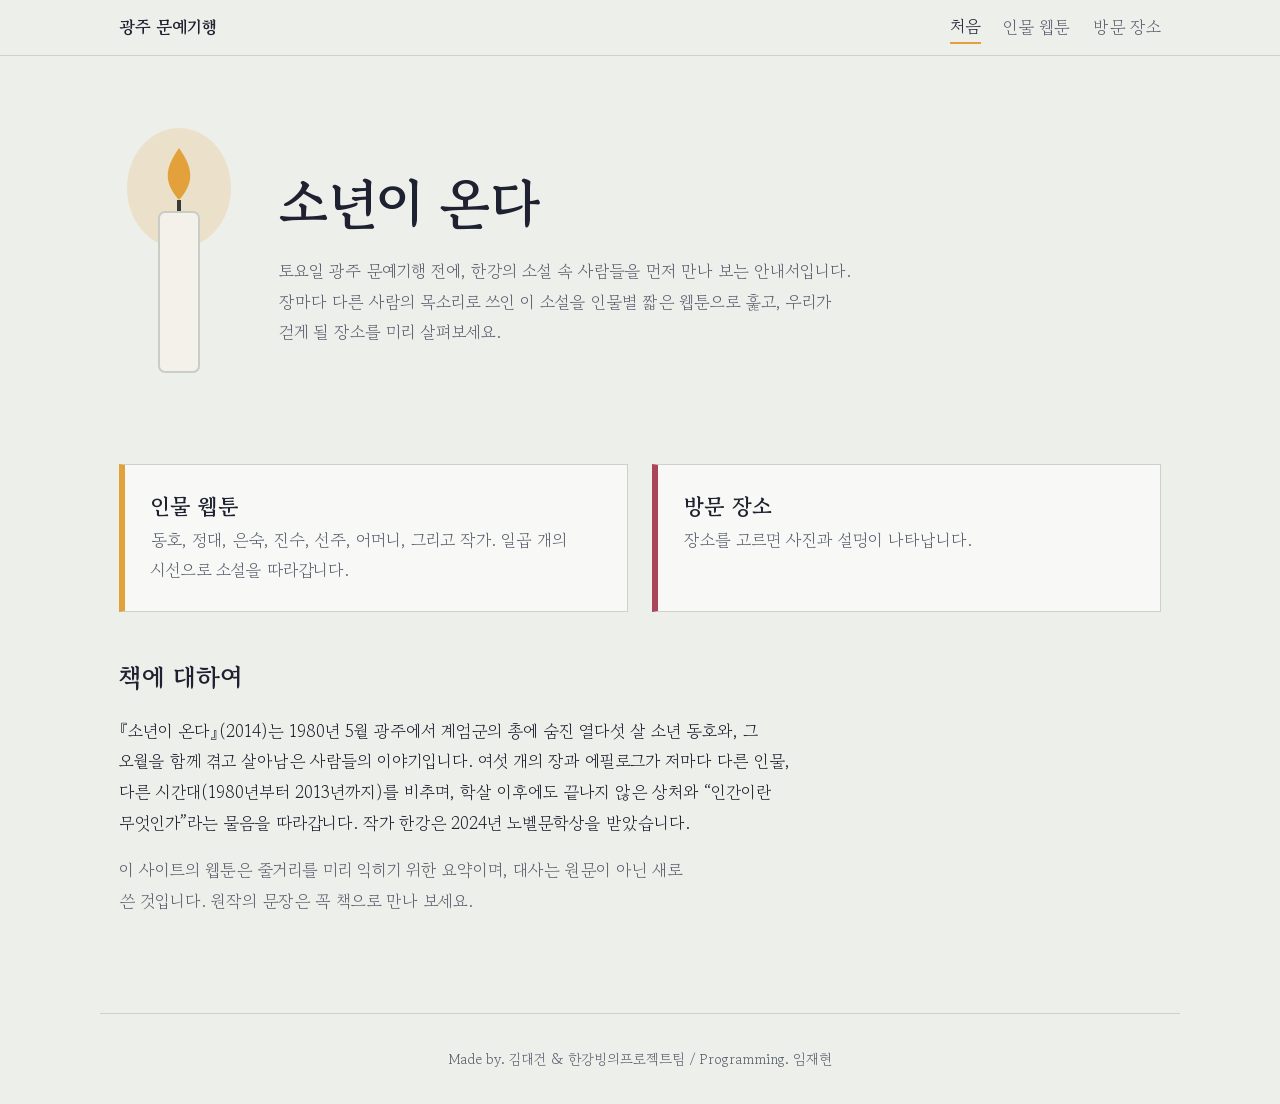
<file: index.html>
<!doctype html>
<html lang="ko">
<head>
<meta charset="utf-8">
<meta name="viewport" content="width=device-width, initial-scale=1, viewport-fit=cover">
<title>소년이 온다 · 광주 문예기행</title>
<link rel="preconnect" href="https://fonts.googleapis.com">
<link rel="preconnect" href="https://fonts.gstatic.com" crossorigin>
<link href="https://fonts.googleapis.com/css2?family=Gaegu:wght@400;700&family=Gowun+Batang:wght@400;700&display=swap" rel="stylesheet">
<link rel="stylesheet" href="style.css">
<script src="motion.js"></script>
</head>
<body>
<header class="top"><nav>
  <a class="brand" href="index.html">광주 문예기행</a>
  <a href="index.html" aria-current="page">처음</a>
  <a href="comic.html">인물 웹툰</a>
  <a href="places.html">방문 장소</a>
</nav></header>

<main>
  <section class="hero">
    <svg data-reveal class="hero-candle" viewBox="0 0 60 140" aria-hidden="true">
      <ellipse cx="30" cy="34" rx="26" ry="30" fill="#E3A13B" opacity=".18"/>
      <path class="flame" d="M30 14c7 10 8 17 0 26c-8-9-7-16 0-26z" fill="#E3A13B"/>
      <line x1="30" y1="40" x2="30" y2="46" stroke="#3a3a3a" stroke-width="2"/>
      <rect x="20" y="46" width="20" height="80" rx="3" fill="#F3F1EA" stroke="#C9CDC6"/>
    </svg>
    <div>
      <h1 data-reveal>소년이 온다</h1>
      <p data-reveal class="lede">토요일 광주 문예기행 전에, 한강의 소설 속 사람들을 먼저 만나 보는 안내서입니다. 장마다 다른 사람의 목소리로 쓰인 이 소설을 인물별 짧은 웹툰으로 훑고, 우리가 걷게 될 장소를 미리 살펴보세요.</p>
    </div>
  </section>

  <div class="entries">
    <a data-reveal class="entry" href="comic.html">
      <h2>인물 웹툰</h2>
      <p>동호, 정대, 은숙, 진수, 선주, 어머니, 그리고 작가. 일곱 개의 시선으로 소설을 따라갑니다.</p>
    </a>
    <a data-reveal class="entry" href="places.html">
      <h2>방문 장소</h2>
      <p>장소를 고르면 사진과 설명이 나타납니다.</p>
    </a>
  </div>

  <section data-reveal class="about">
    <h2>책에 대하여</h2>
    <p>『소년이 온다』(2014)는 1980년 5월 광주에서 계엄군의 총에 숨진 열다섯 살 소년 동호와, 그 오월을 함께 겪고 살아남은 사람들의 이야기입니다. 여섯 개의 장과 에필로그가 저마다 다른 인물, 다른 시간대(1980년부터 2013년까지)를 비추며, 학살 이후에도 끝나지 않은 상처와 “인간이란 무엇인가”라는 물음을 따라갑니다. 작가 한강은 2024년 노벨문학상을 받았습니다.</p>
    <p class="lede">이 사이트의 웹툰은 줄거리를 미리 익히기 위한 요약이며, 대사는 원문이 아닌 새로 쓴 것입니다. 원작의 문장은 꼭 책으로 만나 보세요.</p>
  </section>
</main>

<footer style="text-align: center; padding: 2rem 1.2rem; color: var(--muted); font-size: 0.9rem; border-top: 1px solid var(--line); max-width: 1080px; margin: 0 auto;">
  Made by. 김대건 &amp; 한강빙의프로젝트팀 / Programming. 임재현
</footer>

</body>
</html>
</file>
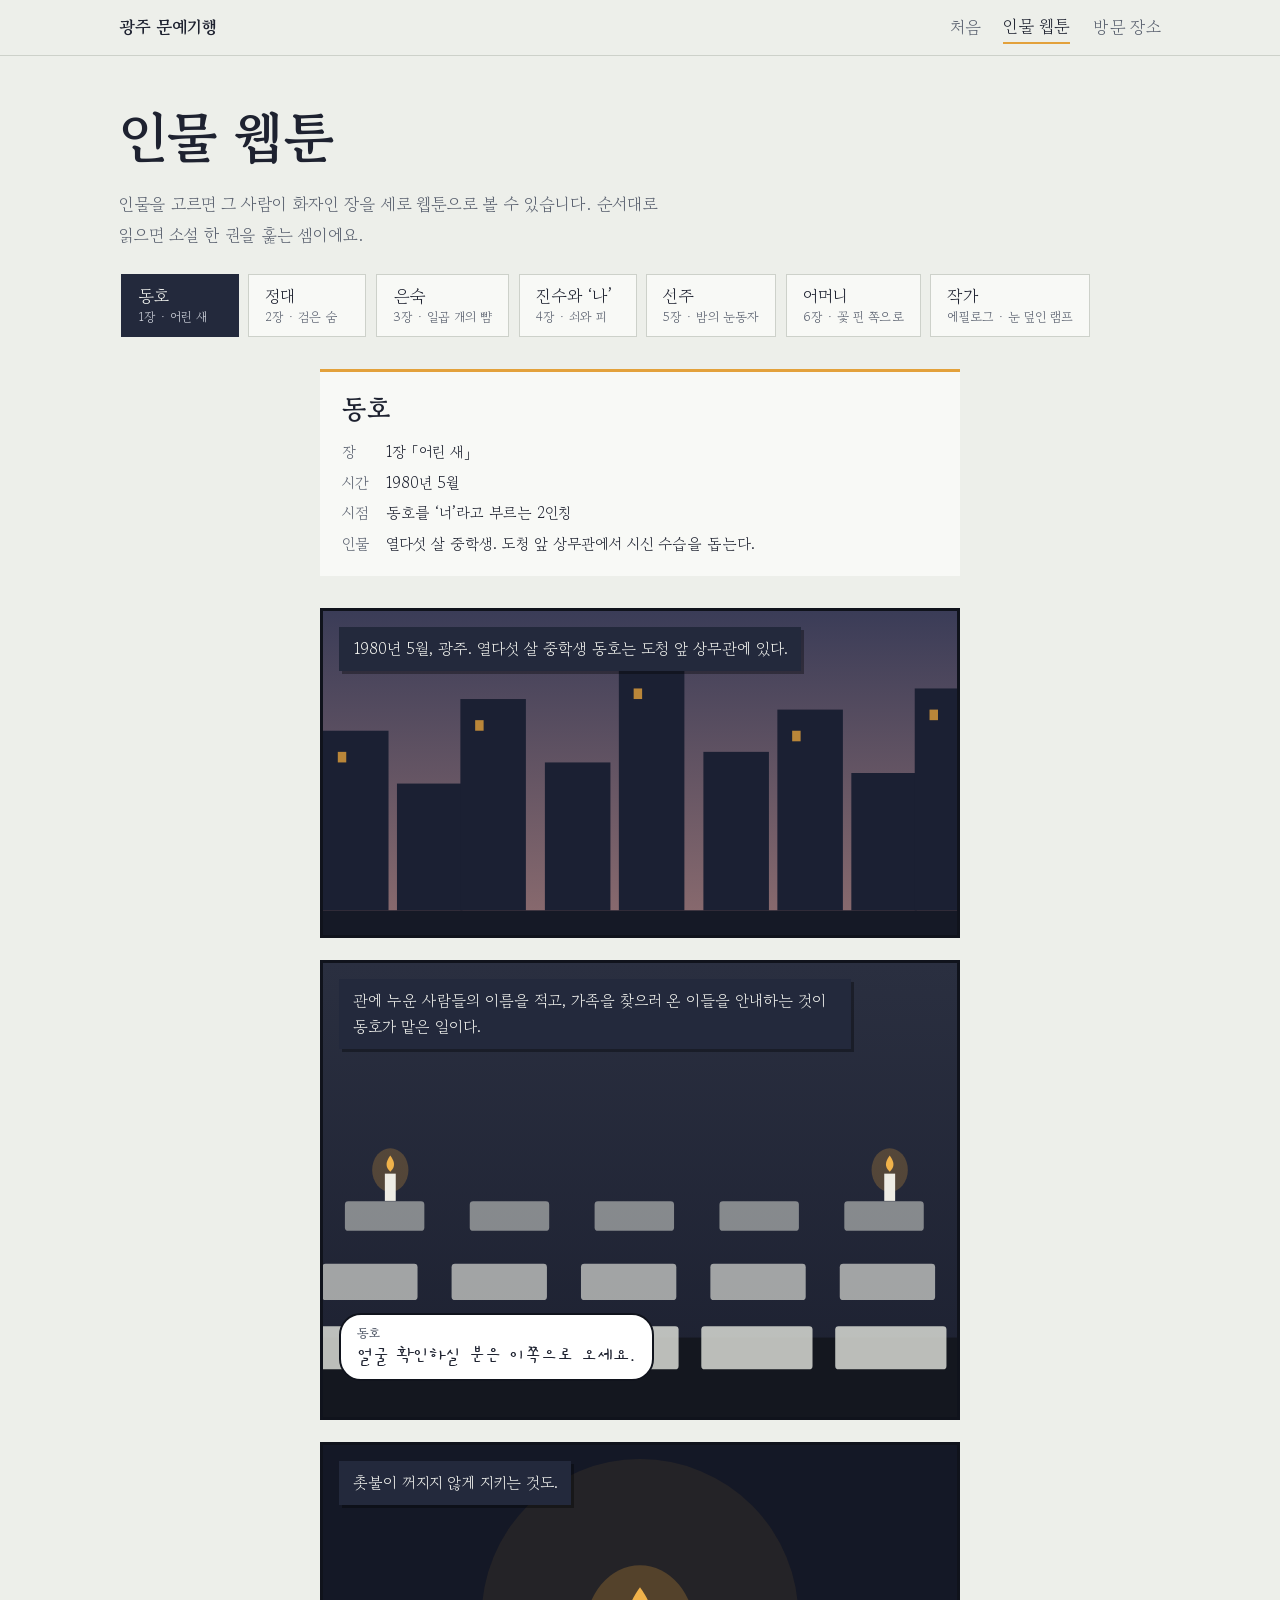
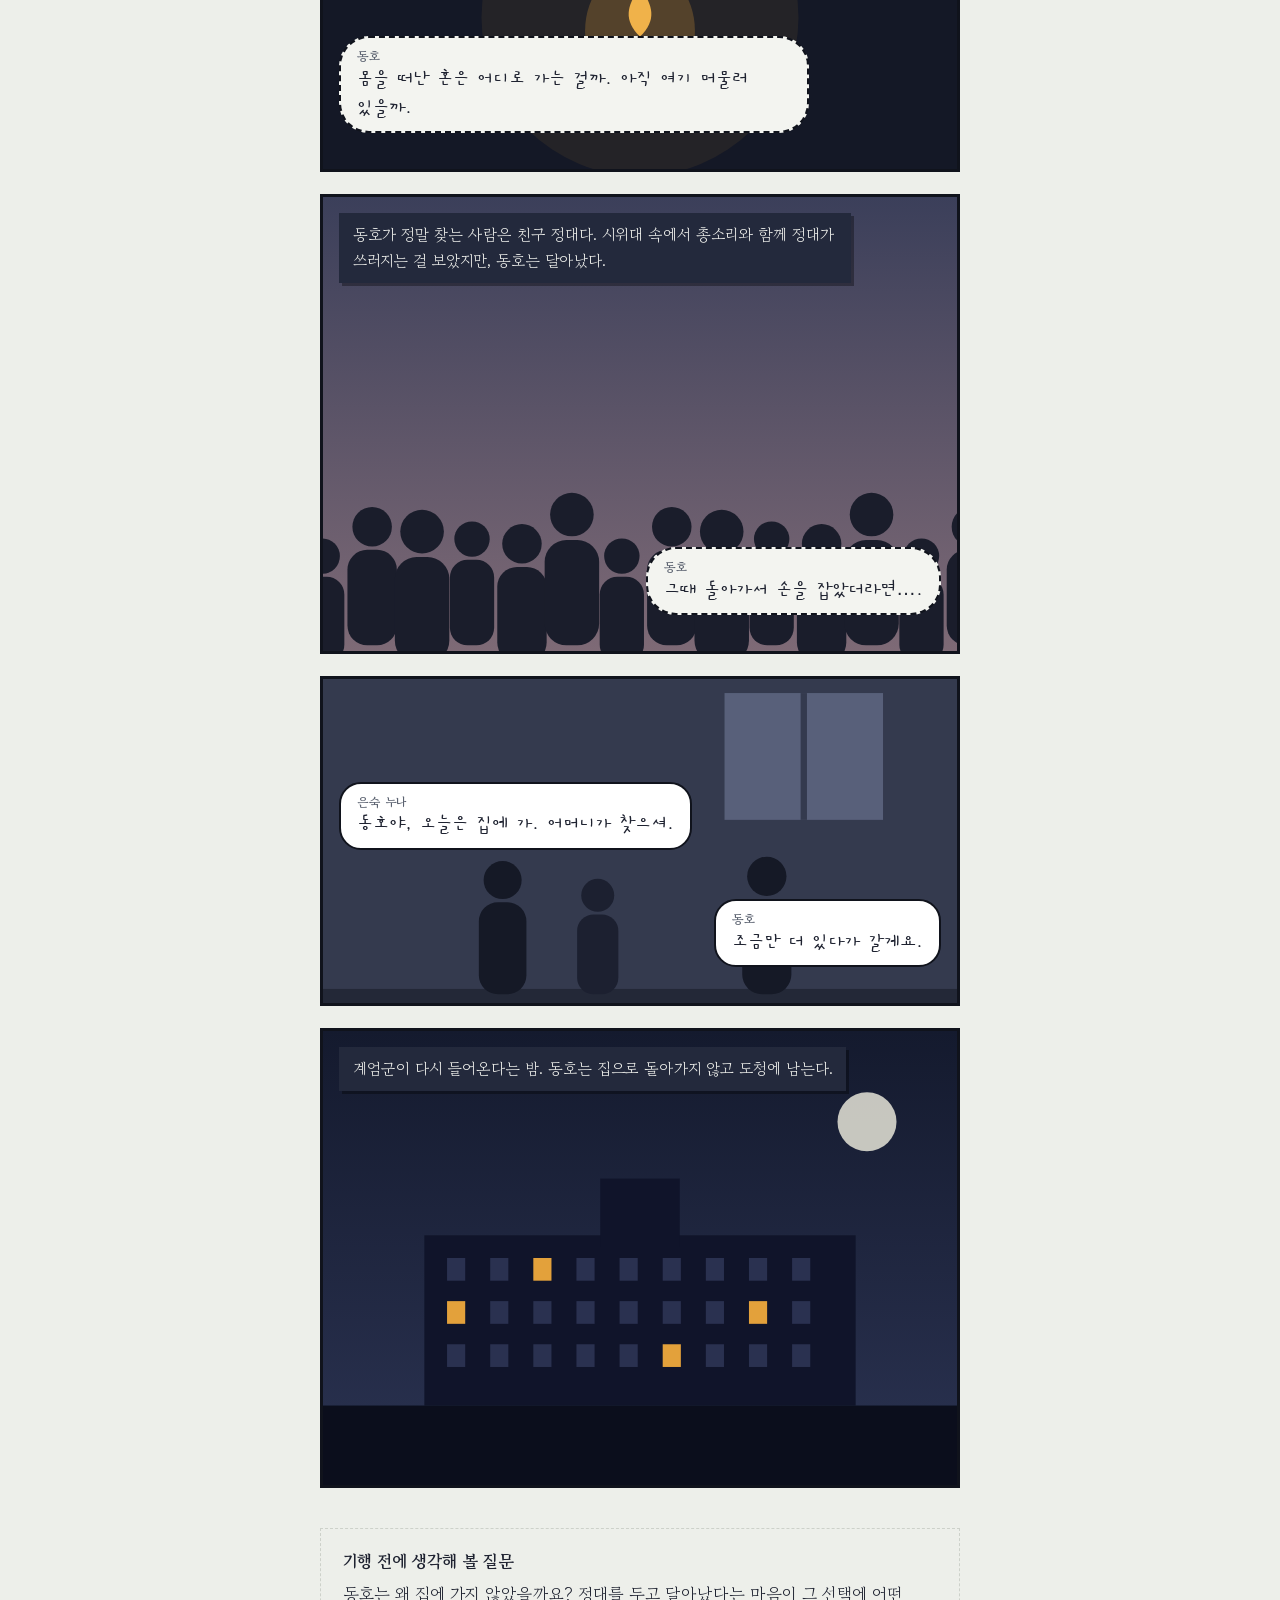
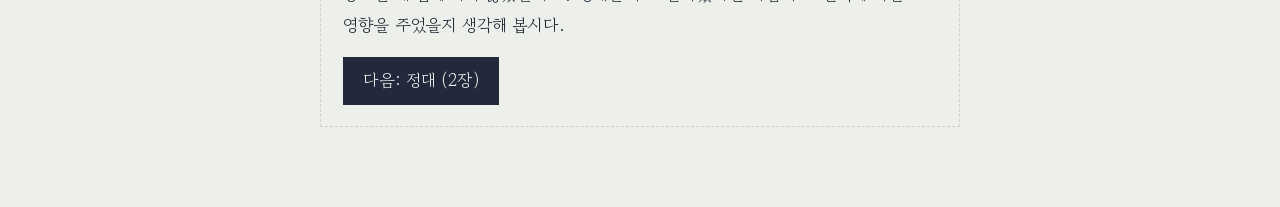
<file: comic.html>
<!doctype html>
<html lang="ko">
<head>
<meta charset="utf-8">
<meta name="viewport" content="width=device-width, initial-scale=1, viewport-fit=cover">
<title>인물 웹툰 · 소년이 온다</title>
<link rel="preconnect" href="https://fonts.googleapis.com">
<link rel="preconnect" href="https://fonts.gstatic.com" crossorigin>
<link href="https://fonts.googleapis.com/css2?family=Gaegu:wght@400;700&family=Gowun+Batang:wght@400;700&display=swap" rel="stylesheet">
<link rel="stylesheet" href="style.css">
<script src="motion.js"></script>
</head>
<body>
<header class="top"><nav>
  <a class="brand" href="index.html">광주 문예기행</a>
  <a href="index.html">처음</a>
  <a href="comic.html" aria-current="page">인물 웹툰</a>
  <a href="places.html">방문 장소</a>
</nav></header>

<main>
  <h1>인물 웹툰</h1>
  <p class="lede">인물을 고르면 그 사람이 화자인 장을 세로 웹툰으로 볼 수 있습니다. 순서대로 읽으면 소설 한 권을 훑는 셈이에요.</p>

  <div class="chapters" id="chapters" role="group" aria-label="인물 선택"></div>
  <section class="profile" id="profile" aria-live="polite"></section>
  <div class="strip" id="strip"></div>
  <section class="after" id="after"></section>
</main>

<script>
/* =========================================================
   1) 그림(장면) — 간단한 SVG 배경. 장면 이름으로 불러 씁니다.
   ========================================================= */
let uid = 0;
const id = () => 'g' + (++uid);
const svg = (inner, defs = '') =>
  `<svg viewBox="0 0 600 400" preserveAspectRatio="xMidYMid slice" aria-hidden="true"><defs>${defs}</defs>${inner}</svg>`;
const lin = (gid, a, b) =>
  `<linearGradient id="${gid}" x1="0" y1="0" x2="0" y2="1"><stop offset="0" stop-color="${a}"/><stop offset="1" stop-color="${b}"/></linearGradient>`;
const fig = (x, g, s = 1, c = '#141826') =>
  `<circle cx="${x}" cy="${g - 72 * s}" r="${12 * s}" fill="${c}"/><rect x="${x - 15 * s}" y="${g - 58 * s}" width="${30 * s}" height="${58 * s}" rx="${12 * s}" fill="${c}"/>`;
const candle = (x, y, s = 1) =>
  `<ellipse cx="${x}" cy="${y - 22 * s}" rx="${20 * s}" ry="${24 * s}" fill="#E3A13B" opacity=".25"/>` +
  `<path class="flame" d="M${x} ${y - 38 * s}c${5 * s} ${7 * s} ${6 * s} ${12 * s} 0 ${18 * s}c${-6 * s} ${-6 * s} ${-5 * s} ${-11 * s} 0 ${-18 * s}z" fill="#F0B24A"/>` +
  `<rect x="${x - 6 * s}" y="${y - 18 * s}" width="${12 * s}" height="${30 * s}" fill="#EEECE4"/>`;

const SCENES = {
  street(){ const g=id(); let b='';
    [[0,170],[70,120],[130,200],[210,140],[280,230],[360,150],[430,190],[500,130],[560,210]].forEach(([x,h])=>{
      b+=`<rect x="${x}" y="${330-h}" width="62" height="${h}" fill="#1B2033"/>`;
      if(h>150) b+=`<rect x="${x+14}" y="${350-h}" width="8" height="10" fill="#E3A13B" opacity=".8"/>`; });
    return svg(`<rect width="600" height="400" fill="url(#${g})"/>${b}<rect y="330" width="600" height="70" fill="#151926"/>`, lin(g,'#2E3554','#9A7473')); },
  hall(){ const g=id(); let c='';
    for(let r=0;r<3;r++) for(let i=0;i<5;i++){ const w=70+r*14, x=40+i*(110+r*4)-r*20, y=210+r*55;
      c+=`<rect x="${x}" y="${y}" width="${w}" height="${26+r*6}" rx="3" fill="#D9DBD4" opacity="${.55+r*.15}"/>`; }
    return svg(`<rect width="600" height="400" fill="url(#${g})"/><rect y="330" width="600" height="70" fill="#14171F"/>${c}${candle(80,200,.8)}${candle(520,200,.8)}`, lin(g,'#2A2F40','#1C2030')); },
  candle(){ return svg(`<rect width="600" height="400" fill="#141826"/><circle cx="300" cy="210" r="150" fill="#E3A13B" opacity=".08"/>${candle(300,280,2.6)}`); },
  crowd(){ const g=id(); let f='';
    for(let i=0;i<14;i++) f+=fig(20+i*44,(i%2?395:410),1.3+(i%3)*.15,'#1A1D2B');
    return svg(`<rect width="600" height="400" fill="url(#${g})"/>${f}`, lin(g,'#3B3F5A','#7E6A76')); },
  duo(){ return svg(`<rect width="600" height="400" fill="#343A4E"/><rect x="380" y="60" width="150" height="120" fill="#58607A"/><line x1="455" y1="60" x2="455" y2="180" stroke="#343A4E" stroke-width="6"/><rect y="340" width="600" height="60" fill="#232837"/>${fig(170,345,1.5,'#151926')}${fig(260,345,1.3,'#1C2030')}${fig(420,345,1.55,'#151926')}`); },
  building(){ const g=id(); let w='';
    for(let r=0;r<3;r++) for(let i=0;i<9;i++){ const lit=(r*9+i)%7===2;
      w+=`<rect x="${130+i*38}" y="${200+r*38}" width="16" height="20" fill="${lit?'#E3A13B':'#2A3150'}"/>`; }
    return svg(`<rect width="600" height="400" fill="url(#${g})"/><circle cx="500" cy="80" r="26" fill="#E6E4D8" opacity=".85"/><rect x="110" y="180" width="380" height="150" fill="#10142A"/><rect x="265" y="130" width="70" height="60" fill="#10142A"/>${w}<rect y="330" width="600" height="70" fill="#0B0E1C"/>`, lin(g,'#141A2E','#2B3352')); },
  soul(){ let o='';
    [[160,120,6],[420,90,4],[500,250,5],[90,300,3],[330,320,4],[250,60,3]].forEach(([x,y,r])=>o+=`<circle cx="${x}" cy="${y}" r="${r}" fill="#C9D4F0" opacity=".6"/>`);
    return svg(`<rect width="600" height="400" fill="#0F1322"/><circle cx="300" cy="200" r="90" fill="#9FB0E0" opacity=".08"/><circle cx="300" cy="200" r="46" fill="#C9D4F0" opacity=".18"/>${o}`); },
  pile(){ const g=id();
    return svg(`<rect width="600" height="400" fill="url(#${g})"/><ellipse cx="300" cy="380" rx="360" ry="70" fill="#1A1721"/><ellipse cx="260" cy="330" rx="150" ry="40" fill="#14111A"/><ellipse cx="360" cy="315" rx="110" ry="30" fill="#1D1824"/><line x1="500" y1="330" x2="500" y2="170" stroke="#14111A" stroke-width="10"/><circle cx="500" cy="160" r="50" fill="#14111A" opacity=".85"/>`, lin(g,'#4A4256','#1E1B26')); },
  fire(){ const g=id();
    return svg(`<rect width="600" height="400" fill="url(#${g})"/><ellipse cx="300" cy="150" rx="140" ry="50" fill="#5A5560" opacity=".5"/><ellipse cx="360" cy="100" rx="110" ry="35" fill="#5A5560" opacity=".35"/><rect y="350" width="600" height="50" fill="#0F0D12"/>`, lin(g,'#120F18','#B5582E')); },
  office(){ return svg(`<rect width="600" height="400" fill="#3C4150"/><rect y="270" width="600" height="130" fill="#5A4636"/><rect x="200" y="215" width="200" height="70" fill="#F2F1EC" transform="rotate(-4 300 250)"/><g transform="rotate(-4 300 250)"><rect x="215" y="228" width="120" height="8" fill="#111"/><rect x="215" y="246" width="160" height="8" fill="#111"/><rect x="215" y="264" width="90" height="8" fill="#111"/></g><line x1="470" y1="270" x2="470" y2="150" stroke="#222" stroke-width="6"/><path d="M440 150h60l-10-30h-40z" fill="#222"/><ellipse cx="470" cy="200" rx="90" ry="60" fill="#E3A13B" opacity=".12"/>`); },
  interrog(){ return svg(`<rect width="600" height="400" fill="#15171F"/><line x1="300" y1="0" x2="300" y2="70" stroke="#444" stroke-width="3"/><path d="M280 70h40l120 330H160z" fill="#E8E2C8" opacity=".14"/><path d="M280 70h40l-6-14h-28z" fill="#555"/>${fig(300,360,1.6,'#0A0B10')}<rect y="360" width="600" height="40" fill="#0D0E14"/>`); },
  stage(){ return svg(`<rect width="600" height="400" fill="#121420"/><path d="M0 0h130c-20 140-10 280 0 400H0z" fill="#5A2A33"/><path d="M600 0H470c20 140 10 280 0 400h130z" fill="#5A2A33"/><ellipse cx="300" cy="350" rx="170" ry="30" fill="#F2E7C9" opacity=".22"/><path d="M250 0h100l60 350H190z" fill="#F2E7C9" opacity=".07"/>${fig(250,350,1.5,'#06070C')}${fig(350,350,1.5,'#06070C')}`); },
  bars(){ let b=''; for(let x=20;x<600;x+=48) b+=`<rect x="${x}" y="0" width="10" height="400" fill="#22252E"/>`;
    return svg(`<rect width="600" height="400" fill="#474D5A"/><rect y="320" width="600" height="80" fill="#363B46"/>${fig(330,330,1.3,'#1A1D25')}${b}`); },
  tape(){ return svg(`<rect width="600" height="400" fill="#2E3342"/><rect y="290" width="600" height="110" fill="#4A3A2E"/><rect x="170" y="190" width="260" height="120" rx="10" fill="#1A1C24"/><rect x="200" y="210" width="200" height="60" rx="4" fill="#C9CBC2"/><circle cx="250" cy="240" r="18" fill="#1A1C24"/><circle cx="350" cy="240" r="18" fill="#1A1C24"/><circle cx="410" cy="292" r="5" fill="#C0392B"/>`); },
  factory(){ let m=''; for(let r=0;r<2;r++) for(let i=0;i<5;i++){ const x=40+i*115, y=220+r*80;
      m+=`<rect x="${x}" y="${y}" width="80" height="14" fill="#1E2230"/><path d="M${x+10} ${y}v-30h50v12h-10v18z" fill="#2B3040"/>`; }
    let l=''; for(let i=0;i<4;i++) l+=`<circle cx="${90+i*140}" cy="60" r="8" fill="#F2E3B0"/><circle cx="${90+i*140}" cy="60" r="40" fill="#F2E3B0" opacity=".08"/>`;
    return svg(`<rect width="600" height="400" fill="#3A3F4C"/>${l}${m}`); },
  house(){ const g=id();
    return svg(`<rect width="600" height="400" fill="url(#${g})"/><rect y="320" width="600" height="80" fill="#3A3428"/><path d="M180 200h240l-30-50H210z" fill="#2C2A30"/><rect x="200" y="200" width="200" height="120" fill="#6E6152"/><rect x="250" y="235" width="40" height="40" fill="#E3A13B" opacity=".9"/><rect x="320" y="245" width="40" height="75" fill="#3E352C"/><line x1="480" y1="320" x2="480" y2="190" stroke="#2C2A30" stroke-width="8"/><circle cx="480" cy="180" r="45" fill="#3E4A34"/><circle cx="470" cy="170" r="6" fill="#D97A2B"/><circle cx="495" cy="190" r="6" fill="#D97A2B"/>`, lin(g,'#6E7C99','#D7B9A0')); },
  flower(){ const g=id(); let f='';
    for(let i=0;i<40;i++){ const x=(i*73)%600, y=290+(i*37)%100, c=i%3?'#C25B74':'#EBC94A';
      f+=`<circle cx="${x}" cy="${y}" r="${5+(i%3)}" fill="${c}"/>`; }
    return svg(`<rect width="600" height="400" fill="url(#${g})"/><circle cx="470" cy="90" r="40" fill="#F6E3A3"/><path d="M0 280q150-60 300-10t300-20v150H0z" fill="#8FA67E"/>${f}`, lin(g,'#BFD3DE','#EDE6D6')); },
  snow(){ const g=id(); let s='';
    for(let i=0;i<60;i++) s+=`<circle cx="${(i*97)%600}" cy="${(i*53)%400}" r="${1.5+(i%3)}" fill="#fff" opacity=".85"/>`;
    return svg(`<rect width="600" height="400" fill="url(#${g})"/><ellipse cx="160" cy="350" rx="90" ry="34" fill="#F6F7F9"/><ellipse cx="440" cy="360" rx="90" ry="30" fill="#F6F7F9"/><rect x="285" y="270" width="30" height="70" fill="#6A6F7A"/>${candle(300,360,1.3)}${s}`, lin(g,'#8A94A6','#E6EAF0')); }
};

/* =========================================================
   2) 인물·장 데이터 — 여기 내용을 고치면 웹툰이 바뀝니다.
      h: 칸 높이(s/m/l), narr: 해설, bubbles: 말풍선
      think:true → 속마음(점선), r:true → 오른쪽 정렬
      ※ 대사는 원작 문장이 아니라 줄거리 요약용으로 새로 쓴 것입니다.
   ========================================================= */
const CHAPTERS = [
 { id:'dongho', no:'1장', title:'어린 새', name:'동호', when:'1980년 5월', voice:'동호를 ‘너’라고 부르는 2인칭',
   profile:'열다섯 살 중학생. 도청 앞 상무관에서 시신 수습을 돕는다.',
   panels:[
    {scene:'street', h:'m', narr:'1980년 5월, 광주. 열다섯 살 중학생 동호는 도청 앞 상무관에 있다.'},
    {scene:'hall', h:'l', narr:'관에 누운 사람들의 이름을 적고, 가족을 찾으러 온 이들을 안내하는 것이 동호가 맡은 일이다.',
      bubbles:[{who:'동호', t:'얼굴 확인하실 분은 이쪽으로 오세요.'}]},
    {scene:'candle', h:'m', narr:'촛불이 꺼지지 않게 지키는 것도.',
      bubbles:[{who:'동호', t:'몸을 떠난 혼은 어디로 가는 걸까. 아직 여기 머물러 있을까.', think:true}]},
    {scene:'crowd', h:'l', narr:'동호가 정말 찾는 사람은 친구 정대다. 시위대 속에서 총소리와 함께 정대가 쓰러지는 걸 보았지만, 동호는 달아났다.',
      bubbles:[{who:'동호', t:'그때 돌아가서 손을 잡았더라면….', think:true, r:true}]},
    {scene:'duo', h:'m', bubbles:[{who:'은숙 누나', t:'동호야, 오늘은 집에 가. 어머니가 찾으셔.'},{who:'동호', t:'조금만 더 있다가 갈게요.', r:true}]},
    {scene:'building', h:'l', narr:'계엄군이 다시 들어온다는 밤. 동호는 집으로 돌아가지 않고 도청에 남는다.'}
   ],
   q:'동호는 왜 집에 가지 않았을까요? 정대를 두고 달아났다는 마음이 그 선택에 어떤 영향을 주었을지 생각해 봅시다.' },

 { id:'jeongdae', no:'2장', title:'검은 숨', name:'정대', when:'1980년 5월', voice:'죽은 정대의 혼이 말하는 1인칭',
   profile:'동호의 친구. 시위 도중 총에 맞아 숨졌다. 공장에 다니며 자신을 공부시킨 누나 정미가 있다.',
   panels:[
    {scene:'soul', h:'m', narr:'나는 정대. 아니, 정대였던 혼이다.'},
    {scene:'pile', h:'l', narr:'내 몸은 이름 모를 다른 몸들과 함께 어딘가에 쌓여 있다. 나는 그 곁을 떠나지 못한다.'},
    {scene:'soul', h:'s', bubbles:[{who:'정대', t:'누나는 무사할까. 누나를 찾고 싶은데.', think:true}]},
    {scene:'fire', h:'l', narr:'며칠 뒤 군인들이 몸들을 태운다. 몸이 사라지자, 붙들고 있던 자리도 사라진다.'},
    {scene:'soul', h:'m', bubbles:[{who:'정대', t:'누가 나를 죽였을까. 그리고… 왜.', think:true, r:true}]},
    {scene:'building', h:'m', narr:'어느 새벽, 먼 곳에서 무언가 툭 끊어지는 느낌이 전해진다. 동호였다.'}
   ],
   q:'작가는 왜 죽은 사람의 혼에게 목소리를 주었을까요? 산 사람이 말할 수 없는 무엇을 이 장이 말하고 있나요?' },

 { id:'eunsook', no:'3장', title:'일곱 개의 뺨', name:'은숙', when:'1985년', voice:'은숙을 따라가는 3인칭',
   profile:'1980년 상무관에서 동호와 함께 일했던 고등학생. 5년 뒤 출판사 편집자가 되었다.',
   panels:[
    {scene:'office', h:'m', narr:'1985년, 서울. 은숙은 작은 출판사에서 일한다.'},
    {scene:'office', h:'m', narr:'검열에 넘겼던 원고가 돌아왔다. 문장 곳곳이 먹줄로 지워져 있다.',
      bubbles:[{who:'은숙', t:'지워진 줄 아래 무엇이 있었는지, 나는 안다.', think:true}]},
    {scene:'interrog', h:'l', narr:'경찰서에 불려 가 원고를 쓴 사람의 행방을 추궁당하며, 은숙은 뺨을 일곱 번 맞았다.',
      bubbles:[{who:'은숙', t:'하루에 한 대씩 잊자. 일곱 날이면 다 잊을 수 있어.', think:true}]},
    {scene:'candle', h:'s', narr:'그러나 잊으려 할수록 그해 오월, 집에 가라는 말에 고개를 젓던 소년이 떠오른다.'},
    {scene:'stage', h:'l', narr:'그 원고로 만든 연극이 무대에 오른다. 검열로 지워진 대사 자리에서, 배우들은 소리 없이 입술만 움직인다.',
      bubbles:[{who:'은숙', t:'들리지 않아도, 나는 모두 알아들을 수 있다.', think:true, r:true}]}
   ],
   q:'‘지워진 대사’를 입 모양으로만 말하는 장면은 무엇을 상징할까요?' },

 { id:'jinsu', no:'4장', title:'쇠와 피', name:'진수와 ‘나’', when:'1990년', voice:'살아남은 ‘나’의 1인칭 증언',
   profile:'마지막 밤 도청에 남았던 청년들. ‘나’는 함께 붙잡혀 고문을 겪은 진수 형을 기억한다.',
   panels:[
    {scene:'tape', h:'s', narr:'1990년. 누군가 ‘나’에게 그날의 일을 증언해 달라고 찾아온다.'},
    {scene:'building', h:'l', narr:'마지막 밤, 도청. 총을 든 이들 중에는 중학생, 고등학생도 있었다.',
      bubbles:[{who:'진수 형', t:'새벽에 군인들이 들어오면, 총 내려놓고 손 들고 나가. 그래야 살아.'}]},
    {scene:'street', h:'m', narr:'아이들은 그 말대로 했다. 그리고 살아남지 못했다.'},
    {scene:'bars', h:'l', narr:'살아남은 사람들은 감옥으로 끌려갔다. 굶주림과 고문 속에서, 사람은 자신이 무엇인지를 묻게 된다.',
      bubbles:[{who:'나', t:'인간이란 대체 무엇일까.', think:true}]},
    {scene:'bars', h:'s', narr:'풀려난 뒤에도 진수 형은 그 시간을 벗어나지 못했고, 끝내 스스로 세상을 떠났다.'},
    {scene:'tape', h:'m', bubbles:[{who:'나', t:'증언이요? …저는 아직 그 밤 안에 살고 있습니다.', r:true}]}
   ],
   q:'살아남은 사람의 고통은 왜 ‘끝나지 않는’ 것일까요? 이 장의 제목 ‘쇠와 피’가 가리키는 것을 찾아봅시다.' },

 { id:'seonju', no:'5장', title:'밤의 눈동자', name:'선주', when:'2002년', voice:'선주를 ‘당신’이라 부르는 2인칭',
   profile:'공장에서 일하며 노동운동을 했던 여성. 1980년 상무관에서 동호, 은숙과 함께 있었다.',
   panels:[
    {scene:'tape', h:'m', narr:'2002년. 연구자 윤이 선주에게 녹음기를 보낸다. 그해 오월을 증언해 달라고.'},
    {scene:'office', h:'s', bubbles:[{who:'선주', t:'말할 수 있을까. 아무에게도 말하지 않고 이십 년을 살았는데.', think:true}]},
    {scene:'factory', h:'m', narr:'젊은 시절 선주는 공장에서 일하며 노동조합 활동을 했다. 그 경험이 선주를 오월의 거리로 이끌었다.'},
    {scene:'hall', h:'m', narr:'그해 오월, 선주는 상무관에서 동호와 함께 죽은 이들을 돌보았다.'},
    {scene:'bars', h:'l', narr:'붙잡힌 뒤 겪은 일들은 말로 옮길 수 없는 상처가 되어 몸에 남았다.'},
    {scene:'soul', h:'m', narr:'선주는 녹음기 앞에서 오래 망설인다. 그 침묵 또한 증언의 일부다.'}
   ],
   q:'증언을 망설이는 선주의 침묵을 우리는 어떻게 들어야 할까요? 기록으로 남는 것과 남지 못하는 것의 차이를 생각해 봅시다.' },

 { id:'mother', no:'6장', title:'꽃 핀 쪽으로', name:'어머니', when:'2010년', voice:'동호에게 말을 건네는 어머니의 1인칭(전라도 말)',
   profile:'동호의 어머니. 막내아들을 잃은 뒤 30년을 견뎌 왔다.',
   panels:[
    {scene:'house', h:'m', narr:'2010년. 동호의 어머니가 세상에 없는 막내에게 말을 건다.'},
    {scene:'duo', h:'m', bubbles:[{who:'어머니', t:'그날 니 데리러 갔을 때, 억지로라도 손 잡고 끌고 왔어야 했는디.'}]},
    {scene:'crowd', h:'l', narr:'아들을 잃은 뒤 어머니는 다른 유가족들과 함께 거리로 나섰다. 진실을 밝히라고 외치며.'},
    {scene:'flower', h:'l', narr:'어머니가 가장 자주 떠올리는 건 어린 동호의 작은 손이다. 동호는 늘 햇빛 비치고 꽃이 핀 쪽으로 엄마 손을 잡아끌었다.'},
    {scene:'flower', h:'s', bubbles:[{who:'어머니', t:'인자 니가 가자는 데로 따라가께.', r:true}]}
   ],
   q:'장 제목 ‘꽃 핀 쪽으로’는 어떤 마음을 담고 있을까요?' },

 { id:'author', no:'에필로그', title:'눈 덮인 램프', name:'작가', when:'2013년', voice:'작가 자신의 1인칭',
   profile:'어린 시절 광주에서 살았던 작가. 그 집에 이사 온 가족이 바로 동호네였다.',
   panels:[
    {scene:'house', h:'m', narr:'작가는 열 살 무렵까지 광주의 한 집에 살았다. 가족이 서울로 떠나며 그 집에 새로 이사 온 가족이 동호네였다.'},
    {scene:'office', h:'m', narr:'몇 달 뒤 오월이 왔다. 어른들이 낮은 목소리로 나누던 그 아이의 이야기를, 작가는 오래 품고 살았다.'},
    {scene:'duo', h:'m', narr:'2013년, 작가는 동호의 형을 찾아가 이 이야기를 써도 되는지 묻는다.',
      bubbles:[{who:'동호의 형', t:'써 주세요. 아무도 함부로 하지 못하게, 제대로요.'}]},
    {scene:'snow', h:'l', narr:'눈 내린 묘지. 작가는 동호의 묘 앞에 초를 밝힌다. 1장에서 동호가 지키던 그 촛불처럼.'}
   ],
   q:'소설이 촛불로 시작해 촛불로 끝나는 이유는 무엇일까요?' }
];

/* =========================================================
   3) 화면 그리기
   ========================================================= */
const $ = s => document.querySelector(s);
const esc = s => s.replace(/[&<>]/g, c => ({'&':'&amp;','<':'&lt;','>':'&gt;'}[c]));

function renderTabs(){
  $('#chapters').innerHTML = CHAPTERS.map(c =>
    `<button type="button" data-id="${c.id}" aria-pressed="false">${esc(c.name)}<small>${c.no} · ${esc(c.title)}</small></button>`).join('');
}
function markTabs(cur){
  $('#chapters').querySelectorAll('button').forEach(b => {
    const on = b.dataset.id === cur;
    b.setAttribute('aria-pressed', on);
    if (on) Motion.scrollChip($('#chapters'), b);
  });
}
function render(cur){
  const i = Math.max(0, CHAPTERS.findIndex(c => c.id === cur));
  const c = CHAPTERS[i];
  markTabs(c.id);
  $('#profile').innerHTML = `<h2>${esc(c.name)}</h2>
    <dl><dt>장</dt><dd>${c.no} 「${esc(c.title)}」</dd><dt>시간</dt><dd>${c.when}</dd>
    <dt>시점</dt><dd>${esc(c.voice)}</dd><dt>인물</dt><dd>${esc(c.profile)}</dd></dl>`;
  $('#strip').innerHTML = c.panels.map(p => `
    <figure data-reveal class="panel h-${p.h||'m'}">
      <div class="art">${SCENES[p.scene]()}</div>
      ${p.narr ? `<p class="narr">${esc(p.narr)}</p>` : ''}
      ${p.bubbles ? `<div class="bubbles">${p.bubbles.map(b =>
          `<p class="bubble${b.think?' think':''}${b.r?' r':''}"><b>${esc(b.who)}</b>${esc(b.t)}</p>`).join('')}</div>` : ''}
    </figure>`).join('');
  const next = CHAPTERS[i+1];
  $('#after').innerHTML = `<h3>기행 전에 생각해 볼 질문</h3><p>${esc(c.q)}</p>` +
    (next ? `<a class="btn" href="#${next.id}">다음: ${esc(next.name)} (${next.no})</a>`
          : `<a class="btn" href="places.html">방문 장소 보러 가기</a>`);
  Motion.reveal($('#strip'));
}
$('#chapters').addEventListener('click', e => {
  const b = e.target.closest('button'); if (b) location.hash = b.dataset.id;
});
window.addEventListener('hashchange', () => {
  $('#profile').scrollIntoView({behavior: Motion.still() ? 'auto' : 'smooth', block:'start'});
  Motion.swap(['#profile', '#strip', '#after'], () => render(location.hash.slice(1)));
});
renderTabs();
render(location.hash.slice(1));
</script>
</body>
</html>
</file>
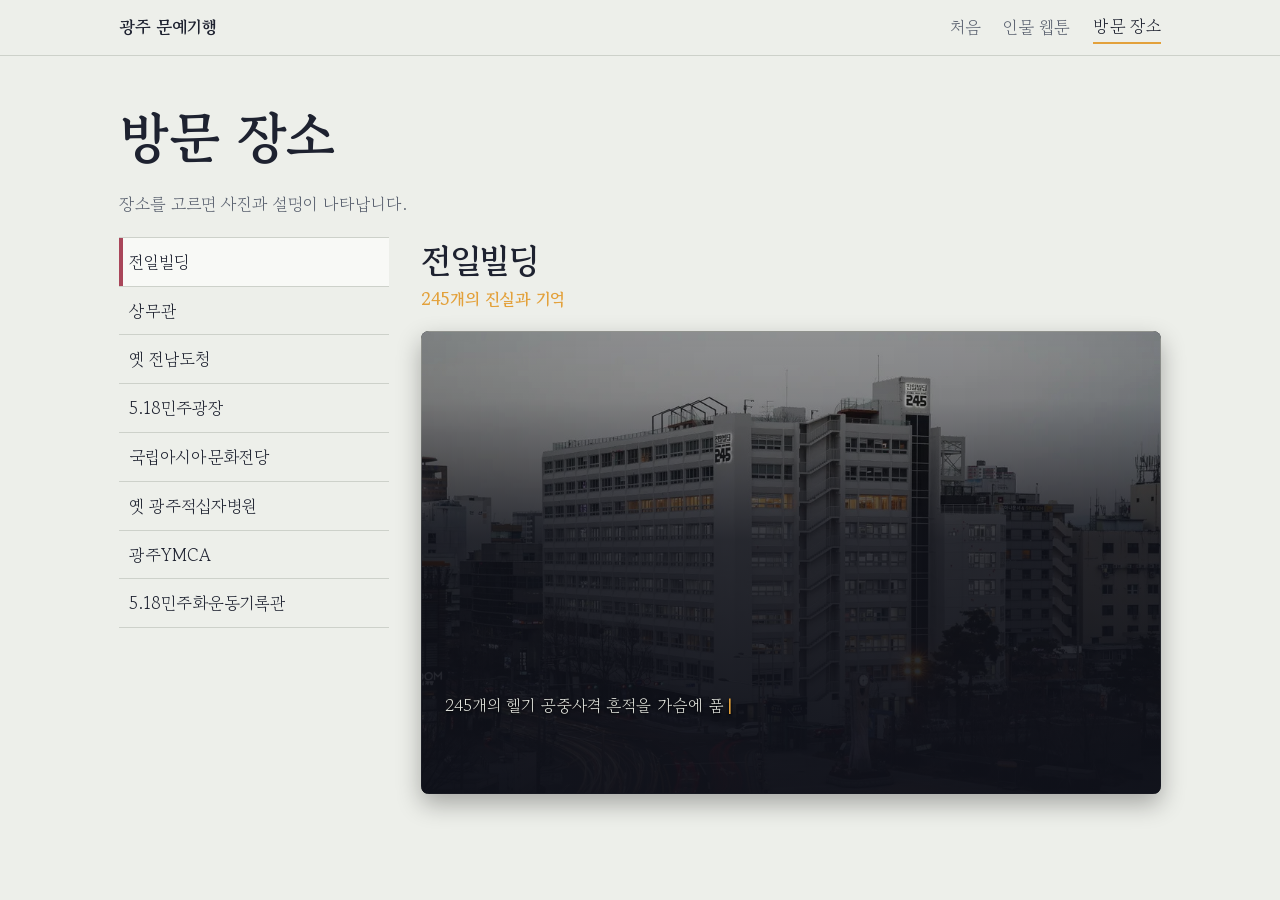
<file: places.html>
<!doctype html>
<html lang="ko">
<head>
<meta charset="utf-8">
<meta name="viewport" content="width=device-width, initial-scale=1, viewport-fit=cover">
<title>방문 장소 · 광주 문예기행</title>
<link rel="preconnect" href="https://fonts.googleapis.com">
<link rel="preconnect" href="https://fonts.gstatic.com" crossorigin>
<link href="https://fonts.googleapis.com/css2?family=Gaegu:wght@400;700&family=Gowun+Batang:wght@400;700&display=swap" rel="stylesheet">
<link rel="stylesheet" href="style.css">
<script src="motion.js"></script>
<style>
  /* 상단 제목 및 부제 영역 */
  .detail-header {
    margin-bottom: 1.2rem;
  }
  .detail-header h2 {
    font-size: 2.1rem;
    margin: 0 0 0.3rem;
    color: var(--text);
  }
  .detail-header .subtitle {
    font-size: 1.05rem;
    color: var(--candle, #E3A13B);
    font-weight: 700;
    margin: 0;
    line-height: 1.5;
    word-break: keep-all;
  }

  /* 감성 이미지 카드 */
  .photo-card {
    position: relative;
    width: 100%;
    border-radius: 8px;
    overflow: hidden;
    box-shadow: 0 10px 25px rgba(0, 0, 0, 0.3);
    background: #10131c;
  }
  
  /* 초기 원본 사진 (밝기 100%) */
  .photo-card .photo {
    width: 100%;
    aspect-ratio: 16 / 10;
    object-fit: cover;
    display: block;
    filter: brightness(1);
    opacity: 0;
    transform: scale(1.04);
    transition: opacity .9s var(--ease), transform 1.8s var(--ease), filter 1.2s var(--ease);
  }
  /* 사진이 다 불러와지면 살짝 커진 상태에서 제자리로 내려앉음 */
  .photo-card .photo.loaded {
    opacity: 1;
    transform: none;
  }
  
  /* 2초 뒤 서서히 어두워지는 사진 효과 */
  .photo-card.active .photo {
    filter: brightness(0.7);
  }
  
  /* 오버레이 (초기 상태: 투명) */
  .photo-overlay {
    position: absolute;
    inset: 0;
    display: flex;
    flex-direction: column;
    justify-content: flex-end;
    padding: 2rem 1.5rem 1.8rem;
    background: linear-gradient(
      to top,
      rgba(15, 17, 26, 0.95) 0%,
      rgba(15, 17, 26, 0.75) 55%,
      rgba(15, 17, 26, 0.1) 85%,
      transparent 100%
    );
    color: #f1f2ee;
    opacity: 0;
    transition: opacity 1.2s var(--ease);
  }
  
  /* 2초 뒤 부드럽게 나타나는 오버레이 */
  .photo-card.active .photo-overlay {
    opacity: 1;
  }
  
  .photo-overlay .desc {
    font-size: 1.02rem;
    line-height: 1.75;
    color: #e2e4dd;
    margin: 0;
    min-height: 4.5em; /* 타자기 칠 때 카드 높이 흔들림 방지 */
    word-break: keep-all;
    text-shadow: 0 1px 3px rgba(0, 0, 0, 0.9);
  }

  /* 타자기 깜빡이는 커서 */
  .typing-desc {
    display: inline;
    white-space: pre-line;
  }
  .typing-desc::after {
    content: '|';
    display: inline-block;
    margin-left: 2px;
    color: var(--candle, #E3A13B);
    font-weight: bold;
    animation: blink 0.7s infinite;
  }
  @keyframes blink {
    0%, 100% { opacity: 1; }
    50% { opacity: 0; }
  }

  /* 휴대폰: 세로 화면에 맞춰 사진도 세로로, 설명이 사진 밖으로 넘치지 않게 */
  @media (max-width: 760px) {
    .detail-header { margin-bottom: .9rem; }
    .detail-header h2 { font-size: 1.6rem; }
    .detail-header .subtitle { font-size: .95rem; }
    .photo-card { border-radius: 14px; }
    .photo-card .photo { aspect-ratio: 4 / 5; }
    .photo-overlay { padding: 3rem 1.1rem 1.2rem; }
    .photo-overlay .desc { font-size: .95rem; line-height: 1.7; min-height: 0; }
  }
</style>
</head>
<body>
<header class="top"><nav>
  <a class="brand" href="index.html">광주 문예기행</a>
  <a href="index.html">처음</a>
  <a href="comic.html">인물 웹툰</a>
  <a href="places.html" aria-current="page">방문 장소</a>
</nav></header>

<main>
  <h1>방문 장소</h1>
  <p class="lede">장소를 고르면 사진과 설명이 나타납니다.</p>

  <div class="places">
    <ul class="place-list" id="list" aria-label="장소 목록"></ul>
    <article class="detail" id="detail" aria-live="polite"></article>
  </div>
</main>

<script>
/* =========================================================
   장소 데이터 — 부제 및 세부 내용
   ========================================================= */
const PLACES = [
 { id:'jeonil', name:'전일빌딩', img:'images/1.jpg',
   subtitle:'245개의 진실과 기억',
   desc:'245개의 헬기 공중사격 흔적을 가슴에 품은 채로 긴 세월을 의연히 서서 광장을 내려다보고있는 역사의 증인' },

 { id:'sangmugwan', name:'상무관', img:'images/2.jpg',
   subtitle:'소년 동호의 공간, 작가가 동호의 영혼과 처음 조우하는 곳',
   desc:'그러나 이제 왔다. 어쩔 수 없다. 점퍼의 지퍼를 끝까지 올리고, 해가 질 때까지 여기 있을 것이다. 소년의 얼굴이 또렷해질 때까지. 그의 목소리가 들릴 때까지. 안보이는 마룻장 위를 걸어가는 그의 뒷모습이 어른어른 비칠 때까지. -소설\'소년이온다\' 200쪽-' },

 { id:'dochung', name:'옛 전남도청', img:'images/3.jpg',
   subtitle:'시민군 최후의 항쟁지, 동호가 은숙,선주 등과 만나게 되는 곳',
   desc:'시민 여러분, 도청으로 나와주십시오. 지금 계엄군이 시내로 들어오고있습니다... 우리는 끝까지 싸울 것입니다. 그 목소리가 멀어진 지 십분이  채 되지않아 군인들의 소리가 들렸다... -소설\'소년이 온다\' 91쪽-' },

 { id:'square', name:'5.18민주광장', img:'images/4.jpeg',
   subtitle:'까마득한 탑처럼 겹겹이 쌓아 올려진 광주시민들의 결연한 의지의 공간',
   desc:'여자의 선창으로 애국가가 시작된다. 수천 사람의 목소리가 수천미터의 탑처럼 겹겹이 쌓아올려져 여자의 목소리를 덮어버린다. 무겁디무겁게 올라가다가 절정에서 결연히 쓸려내려오는 그 곡조를, 너도 낮은 목소리로 따라부른다. -소설\'소년이 온다\' 8쪽-' },

 { id:'acc', name:'국립아시아문화전당', img:'images/5.jpg',
   subtitle:'',
   desc:'옛 전남도청 부지에 조성된 복합문화공간입니다.' },

 { id:'redcross', name:'옛 광주적십자병원', img:'images/6.jpg',
   subtitle:'너도나도 앞다투어 부상자들과 피를 나눈 곳, 그곳에서 죽어 돌아오는 서른 명의 사람들',
   desc:'여러분, 적십자병원에 안치되었던, 사랑하는 우리 시민들이 지금 이곳으로 들어오고 있습니다... 오늘 적십자 병원에서 오는 죽은 사람들은 모두 몇이나 될까. 네가 아침에 물었을 때 진수 형은 짧게 대답했다. 한 서른명 될 거다. -소설\'소년이 온다\' 8쪽-' },

 { id:'ymca', name:'광주YMCA', img:'images/7.jpg',
   subtitle:'해방광주의 심장이자 두뇌',
   desc:'두살 많은 외사촌형을 따라 시민군에 들어갔는데, 형은 마지막 새벽 YMCA에서 죽고 혼자 잡혀왔다고 했습니다. -소설\'소년이 온다\' 120쪽-' },

 { id:'archives', name:'5.18민주화운동기록관', img:'images/8.jpg',
   subtitle:'옛 광주가톨릭센터: 선주가 동호의 죽음을 확인하게 되는 곳',
   desc:'그러다 너를 본 건 금남로에서였어. 가톨릭센터 외벽에 방금 학생들이 붙여 놓고 간 사진들을 들여다 봤을 때였어.... 나는 재빨리 사진 한장을 뜯었어. 둘둘 말아서 쥐고 걸었어. -소설\'소년이 온다\' 122쪽-' }
];

const $ = s => document.querySelector(s);
const esc = s => s.replace(/[&<>]/g, c => ({'&':'&amp;','<':'&lt;','>':'&gt;'}[c]));

/* 사진이 없을 때 쓰는 자리표시 그림 */
const placeholder = name => 'data:image/svg+xml;charset=utf-8,' + encodeURIComponent(
  `<svg xmlns="http://www.w3.org/2000/svg" viewBox="0 0 800 600"><rect width="800" height="600" fill="#10131C"/>
   <circle cx="640" cy="110" r="38" fill="#E3A13B" opacity=".3"/>
   <text x="50%" y="45%" text-anchor="middle" font-family="serif" font-size="40" fill="#F1F2EE">${name}</text>
   <text x="50%" y="55%" text-anchor="middle" font-family="sans-serif" font-size="18" fill="#A3A9B5">images 폴더에 사진을 넣으면 여기에 나타납니다</text></svg>`);

/* 타이머 변수 */
let typingTimer = null;
let overlayTimer = null;

function startTyping(element, text, speed = 35) {
  if (typingTimer) clearTimeout(typingTimer);
  element.textContent = '';
  let index = 0;

  function type() {
    if (index < text.length) {
      element.textContent += text.charAt(index);
      index++;
      typingTimer = setTimeout(type, speed);
    }
  }
  type();
}

function render(cur){
  // 기존 작동 중인 타이머 초기화
  if (typingTimer) clearTimeout(typingTimer);
  if (overlayTimer) clearTimeout(overlayTimer);

  const p = PLACES.find(x => x.id === cur) || PLACES[0];
  $('#list').querySelectorAll('button').forEach(b => {
    const on = b.dataset.id === p.id;
    b.setAttribute('aria-pressed', on);
    if (on) Motion.scrollChip($('#list'), b);
  });

  $('#detail').innerHTML = `
    <header class="detail-header">
      <h2>${esc(p.name)}</h2>
      ${p.subtitle ? `<p class="subtitle">${esc(p.subtitle)}</p>` : ''}
    </header>
    <div class="photo-card" id="photo-card">
      <img class="photo" src="${p.img}" alt="${esc(p.name)} 사진"
           onload="this.classList.add('loaded')"
           onerror="this.onerror=null;this.src=placeholder('${p.name}')">
      <div class="photo-overlay">
        <div class="desc"><p class="typing-desc" id="typed-text"></p></div>
      </div>
    </div>`;

  const cardEl = $('#photo-card');
  const typedEl = $('#typed-text');

  // 2초(2000ms) 후 오버레이 활성화 및 타자기 시작
  overlayTimer = setTimeout(() => {
    if (cardEl) cardEl.classList.add('active');
    if (typedEl) startTyping(typedEl, p.desc);
  }, 2000);
}

$('#list').addEventListener('click', e => {
  const b = e.target.closest('button'); if (b) location.hash = b.dataset.id;
});
window.addEventListener('hashchange', () =>
  Motion.swap('#detail', () => render(location.hash.slice(1))));

$('#list').innerHTML = PLACES.map(x =>
  `<li><button type="button" data-id="${x.id}" aria-pressed="false">${esc(x.name)}</button></li>`).join('');
render(location.hash.slice(1));
</script>
</body>
</html>
</file>
<file: style.css>
/* ===== 색·글꼴 토큰 (여기만 바꾸면 전체 색이 바뀝니다) ===== */
:root{
  --bg:#EDEFEA; --surface:#F8F9F6; --text:#1E2230; --muted:#5B6270; --line:#CDD1CA;
  --ink:#23293C; --candle:#E3A13B; --azalea:#A9465A;
  --narr-bg:#23293C; --narr-text:#F1F2EE; --bubble-bg:#FFFFFF; --bubble-text:#1E2230;
  --serif:"Gowun Batang","Noto Serif KR","Apple SD Gothic Neo",serif;
  --ease:cubic-bezier(.32,.72,0,1);      /* iOS 시트·화면 전환 곡선 */
  --ease-in:cubic-bezier(.4,0,.6,1);
  --hand:"Gaegu","Nanum Pen Script","Apple SD Gothic Neo",sans-serif;
  color-scheme:light;
  box-sizing:border-box;
  padding-top:env(safe-area-inset-top,0px); padding-bottom:env(safe-area-inset-bottom,0px);
}
@media (prefers-color-scheme:dark){
  :root:not([data-theme="light"]){
    --bg:#161A25; --surface:#1F2432; --text:#E7E9E4; --muted:#A3A9B5; --line:#343B4D;
    --narr-bg:#E9EBE6; --narr-text:#1E2230; color-scheme:dark;
  }
}
:root[data-theme="dark"]{
  --bg:#161A25; --surface:#1F2432; --text:#E7E9E4; --muted:#A3A9B5; --line:#343B4D;
  --narr-bg:#E9EBE6; --narr-text:#1E2230; color-scheme:dark;
}
*,*::before,*::after{box-sizing:inherit}
html{height:100%;scroll-padding-top:env(safe-area-inset-top,0px)}
html{-webkit-text-size-adjust:100%;text-size-adjust:100%}
body{-webkit-tap-highlight-color:transparent;margin:0;background:var(--bg);color:var(--text);font-family:var(--serif);font-size:17px;line-height:1.8;word-break:keep-all}
img,svg{max-width:100%;display:block}
a{color:inherit}
:focus-visible{outline:3px solid var(--candle);outline-offset:3px}

/* ===== 상단 메뉴 ===== */
.top{position:sticky;top:env(safe-area-inset-top,0px);z-index:20;background:var(--bg);border-bottom:1px solid var(--line)}
body::before{content:"";position:fixed;inset:0 0 auto;height:env(safe-area-inset-top,0px);z-index:30;background:var(--bg)}
.top nav{max-width:1080px;margin:0 auto;display:flex;align-items:center;gap:1.4rem;padding:.7rem 1.2rem;flex-wrap:wrap}
.top .brand{font-weight:700;text-decoration:none;margin-right:auto}
.top nav a:not(.brand){text-decoration:none;color:var(--muted)}
.top nav a[aria-current="page"]{color:var(--text);border-bottom:2px solid var(--candle)}

main{max-width:1080px;margin:0 auto;padding:2rem 1.2rem 5rem}
.lede{max-width:34em;color:var(--muted)}
h1,h2,h3{line-height:1.35;font-weight:700}
h1{font-size:clamp(2rem,6vw,3.4rem);margin:.2em 0 .3em;letter-spacing:-.01em}

/* ===== 홈 ===== */
.hero{display:grid;grid-template-columns:auto 1fr;gap:2.5rem;align-items:center;padding:2rem 0 3rem}
.hero-candle{width:120px}
.flame{transform-box:fill-box;transform-origin:50% 100%;animation:flick 2.6s ease-in-out infinite}
@keyframes flick{0%,100%{transform:scale(1,1)}40%{transform:scale(.94,1.06)}70%{transform:scale(1.04,.96)}}
.entries{display:grid;grid-template-columns:repeat(auto-fit,minmax(260px,1fr));gap:1.5rem;margin-top:1rem}
.entry{display:block;padding:1.6rem;background:var(--surface);border:1px solid var(--line);border-left:6px solid var(--candle);text-decoration:none}
.entry:nth-child(2){border-left-color:var(--azalea)}
.entry h2{margin:0 0 .3rem;font-size:1.35rem}
.entry p{margin:0;color:var(--muted)}
.about{margin-top:3rem;max-width:40em}

/* ===== 웹툰 ===== */
.chapters{display:flex;gap:.6rem;overflow-x:auto;padding:.4rem .1rem 1rem;scroll-snap-type:x mandatory}
.chapters button{flex:0 0 auto;scroll-snap-align:start;font:inherit;text-align:left;cursor:pointer;
  background:var(--surface);color:var(--text);border:1px solid var(--line);padding:.6rem 1rem;min-width:118px;line-height:1.4}
.chapters button small{display:block;color:var(--muted);font-size:.8rem}
.chapters button{transition:background-color .45s var(--ease),color .45s var(--ease),border-color .45s var(--ease),transform .35s var(--ease)}
.chapters button[aria-pressed="true"]{background:var(--ink);color:#F1F2EE;border-color:var(--ink)}
.chapters button[aria-pressed="true"] small{color:#C9CDD6}
.profile{scroll-margin-top:calc(var(--top-h,3.5rem) + 1rem);max-width:640px;margin:1rem auto 2rem;padding:1.2rem 1.4rem;border-top:3px solid var(--candle);background:var(--surface)}
.profile h2{margin:0;font-size:1.6rem}
.profile dl{display:grid;grid-template-columns:auto 1fr;gap:.2rem 1rem;margin:.8rem 0 0;font-size:.95rem}
.profile dt{color:var(--muted)}
.profile dd{margin:0}
.strip{max-width:640px;margin:0 auto;display:flex;flex-direction:column;gap:22px}
.panel{position:relative;margin:0;overflow:hidden;border:3px solid #10131C;display:flex;flex-direction:column;gap:1rem;padding:1rem}
.panel.h-s{min-height:230px}.panel.h-m{min-height:330px}.panel.h-l{min-height:460px}
.panel .art{position:absolute;inset:0;z-index:0}
.panel .art svg{width:100%;height:100%}
.panel > *:not(.art){position:relative;z-index:1}
.narr{align-self:flex-start;max-width:85%;margin:0;padding:.55rem .85rem;background:var(--narr-bg);color:var(--narr-text);font-size:.98rem;line-height:1.65;box-shadow:3px 3px 0 rgba(0,0,0,.35)}
.bubbles{display:flex;flex-direction:column;gap:.6rem;margin-top:auto}
.bubble{align-self:flex-start;max-width:78%;padding:.55rem 1rem;background:var(--bubble-bg);color:var(--bubble-text);font-family:var(--hand);font-size:1.25rem;line-height:1.45;border:2px solid #10131C;border-radius:22px}
.bubble.r{align-self:flex-end}
.bubble.think{border-style:dashed;border-radius:30px;background:#F3F4F0}
.bubble b{display:block;font-family:var(--serif);font-size:.75rem;color:#5B6270;font-weight:700}
.after{max-width:640px;margin:2.5rem auto 0;padding:1.3rem 1.4rem;border:1px dashed var(--line)}
.after h3{margin:0 0 .4rem;font-size:1.05rem}
.after p{margin:0 0 1rem}
.btn{display:inline-block;font:inherit;cursor:pointer;padding:.55rem 1.2rem;background:var(--ink);color:#F1F2EE;border:0;text-decoration:none}

/* ===== 장소 ===== */
.places{display:grid;grid-template-columns:270px 1fr;gap:2rem;align-items:start}
.place-list{list-style:none;margin:0;padding:0;border-top:1px solid var(--line);position:sticky;top:5rem}
.place-list button{width:100%;font:inherit;text-align:left;cursor:pointer;background:none;color:var(--text);border:0;border-bottom:1px solid var(--line);padding:.75rem .6rem;line-height:1.4}
.place-list button small{display:block;color:var(--muted);font-size:.8rem}
.place-list button{transition:background-color .45s var(--ease),box-shadow .45s var(--ease),transform .35s var(--ease)}
.place-list button[aria-pressed="true"]{background:var(--surface);box-shadow:inset 4px 0 0 var(--azalea)}
.detail figure{margin:0}
.detail .photo{aspect-ratio:16/10;width:100%;object-fit:cover;background:var(--surface);border:1px solid var(--line)}
.detail figcaption{font-size:.8rem;color:var(--muted);margin-top:.3rem}
.detail h2{font-size:1.9rem;margin:1.2rem 0 0}
.detail .addr{color:var(--muted);margin:0 0 1rem}
.detail .desc{max-width:38em}
.book{margin:1.5rem 0;padding:1rem 1.2rem;background:var(--surface);border-left:4px solid var(--candle);max-width:38em}
.book h3,.tip h3{margin:0 0 .3rem;font-size:1rem}
.book p,.tip p{margin:0 0 .6rem}
.tip{max-width:38em;margin-bottom:1.5rem}
.links{display:flex;gap:.8rem;flex-wrap:wrap}
.btn.ghost{background:none;color:var(--text);border:1px solid var(--line)}

}

/* =========================================================
   모션 — 애플식: 짧게 사라지고, 길고 부드럽게 도착한다
   ========================================================= */
@media (prefers-reduced-motion:no-preference){ html{scroll-behavior:smooth} }

/* 1) 페이지 이동 (크롬·엣지 126+, 사파리 18.2+) */
@view-transition{navigation:auto}
.top{view-transition-name:site-header}                 /* 메뉴는 제자리에 */
.top nav a[aria-current="page"]{view-transition-name:nav-current} /* 밑줄이 미끄러지듯 이동 */
::view-transition-group(nav-current){animation-duration:.6s;animation-timing-function:var(--ease)}
::view-transition-old(root){animation:.28s var(--ease-in) both page-out}
::view-transition-new(root){animation:.8s var(--ease) .08s both page-in}
@keyframes page-out{to{opacity:0;transform:scale(.985);filter:blur(6px)}}
@keyframes page-in{from{opacity:0;transform:translateY(18px);filter:blur(8px)}}

/* 미지원 브라우저·로컬 파일용 대체 전환 */
.no-vt main{animation:page-in .8s var(--ease) backwards}
.no-vt.is-leaving main,.no-vt.is-leaving footer{opacity:0;transform:scale(.985);filter:blur(6px);
  transition:opacity .26s var(--ease-in),transform .26s var(--ease-in),filter .26s var(--ease-in)}

/* 2) 같은 페이지 안에서 내용 교체 (인물·장소 선택) */
.motion .swap-out{opacity:0;transform:translateY(-6px);filter:blur(4px);
  transition:opacity .22s var(--ease-in),transform .22s var(--ease-in),filter .22s var(--ease-in)}
.motion .swap-in{animation:swap-in .75s var(--ease) backwards}
@keyframes swap-in{from{opacity:0;transform:translateY(14px);filter:blur(6px)}}

/* 3) 스크롤 등장 (data-reveal) */
.motion [data-reveal]{opacity:0;transform:translateY(36px) scale(.985);
  transition:opacity .9s var(--ease),transform 1.1s var(--ease)}
.motion [data-reveal].in{opacity:1;transform:none}

/* 4) 손끝 반응 — 누르면 살짝 눌리고, 놓으면 돌아온다 */
.entry{transition:transform .5s var(--ease),box-shadow .5s var(--ease)}
@media (hover:hover){.entry:hover{transform:translateY(-3px);box-shadow:0 14px 30px -18px rgba(16,19,28,.45)}}
.btn{transition:transform .35s var(--ease),opacity .35s var(--ease)}
.entry:active,.btn:active,.chapters button:active,.place-list button:active{transform:scale(.97);transition-duration:.12s}
.top nav a:not(.brand){transition:color .35s var(--ease)}
@media (hover:hover){.top nav a:not(.brand):hover{color:var(--text)}}

/* 움직임 줄이기 설정을 켠 사람에게는 모두 멈춤 */
@media (prefers-reduced-motion:reduce){
  ::view-transition-group(*),::view-transition-old(*),::view-transition-new(*){animation:none!important}
  *,*::before,*::after{animation-duration:.01ms!important;animation-iteration-count:1!important;
    transition-duration:.01ms!important;scroll-behavior:auto!important}
  .flame{animation:none}
}

/* =========================================================
   휴대폰 (세로 화면 기준)
   ========================================================= */
@media (max-width:760px){
  body{font-size:16px;line-height:1.75}
  main{padding:1.2rem max(1rem,env(safe-area-inset-left)) calc(4rem + env(safe-area-inset-bottom,0px)) max(1rem,env(safe-area-inset-right))}
  h1{font-size:1.95rem;margin:.1em 0 .25em}
  .lede{font-size:.95rem}

  /* 메뉴: 두 줄로 꺾이지 않게 한 줄 */
  .top nav{flex-wrap:nowrap;gap:.9rem;padding:.55rem max(1rem,env(safe-area-inset-left))}
  .top .brand{font-size:.95rem;white-space:nowrap}
  .top nav a:not(.brand){font-size:.88rem;white-space:nowrap;padding:.45rem 0}

  /* 홈 */
  .hero{grid-template-columns:auto 1fr;gap:1.1rem;padding:.6rem 0 1.6rem;align-items:start}
  .hero-candle{width:52px;margin-top:.4rem}
  .hero h1{font-size:2.1rem}
  .entries{grid-template-columns:1fr;gap:.9rem}
  .entry{padding:1.15rem 1.2rem}
  .entry h2{font-size:1.2rem}
  .entry p{font-size:.92rem;line-height:1.6}
  .about{margin-top:2.2rem}
  .about h2{font-size:1.3rem}

  /* 가로로 넘기는 목록: 화면 끝까지 닿게, 스크롤바 숨김 */
  .chapters,.place-list{margin-inline:-1rem;padding-inline:1rem;scroll-padding-inline:1rem;
    scrollbar-width:none;-webkit-overflow-scrolling:touch;overscroll-behavior-x:contain}
  .chapters::-webkit-scrollbar,.place-list::-webkit-scrollbar{display:none}

  /* 웹툰: 실제 웹툰 앱처럼 칸이 화면 너비를 꽉 채움 */
  .chapters{gap:.5rem;padding-top:.2rem;padding-bottom:.8rem}
  .chapters button{min-width:0;padding:.55rem .9rem;border-radius:12px}
  .chapters button small{font-size:.74rem}
  .profile{margin:.6rem 0 1.4rem;padding:1rem 1.1rem}
  .profile h2{font-size:1.35rem}
  .profile dl{font-size:.9rem;gap:.15rem .8rem}
  .strip{margin-inline:-1rem;gap:10px}
  .panel{border-left:0;border-right:0;padding:.85rem}
  .panel.h-s{min-height:200px}.panel.h-m{min-height:290px}.panel.h-l{min-height:400px}
  .narr{max-width:92%;font-size:.92rem;line-height:1.6}
  .bubble{max-width:88%;font-size:1.12rem;padding:.5rem .9rem}
  .after{margin-top:1.8rem;padding:1.1rem}
  .after .btn{display:block;text-align:center;padding:.8rem 1rem}

  /* 장소: 목록이 메뉴 바로 아래에 붙어 따라옴 */
  .places{grid-template-columns:1fr;gap:1rem}
  .place-list{position:sticky;top:calc(env(safe-area-inset-top,0px) + var(--top-h,3rem));z-index:10;
    display:flex;overflow-x:auto;gap:.45rem;border:0;padding-top:.6rem;padding-bottom:.6rem;background:var(--bg)}
  .place-list li{flex:0 0 auto}
  .place-list button{border:1px solid var(--line);border-radius:999px;white-space:nowrap;
    padding:.5rem 1rem;min-height:44px;font-size:.92rem}
  .place-list button[aria-pressed="true"]{background:var(--ink);color:#F1F2EE;border-color:var(--ink);box-shadow:none}
}
@media (max-width:360px){
  .top nav{gap:.7rem}
  .top .brand{font-size:.88rem}
  .top nav a:not(.brand){font-size:.82rem}
}
</file>
